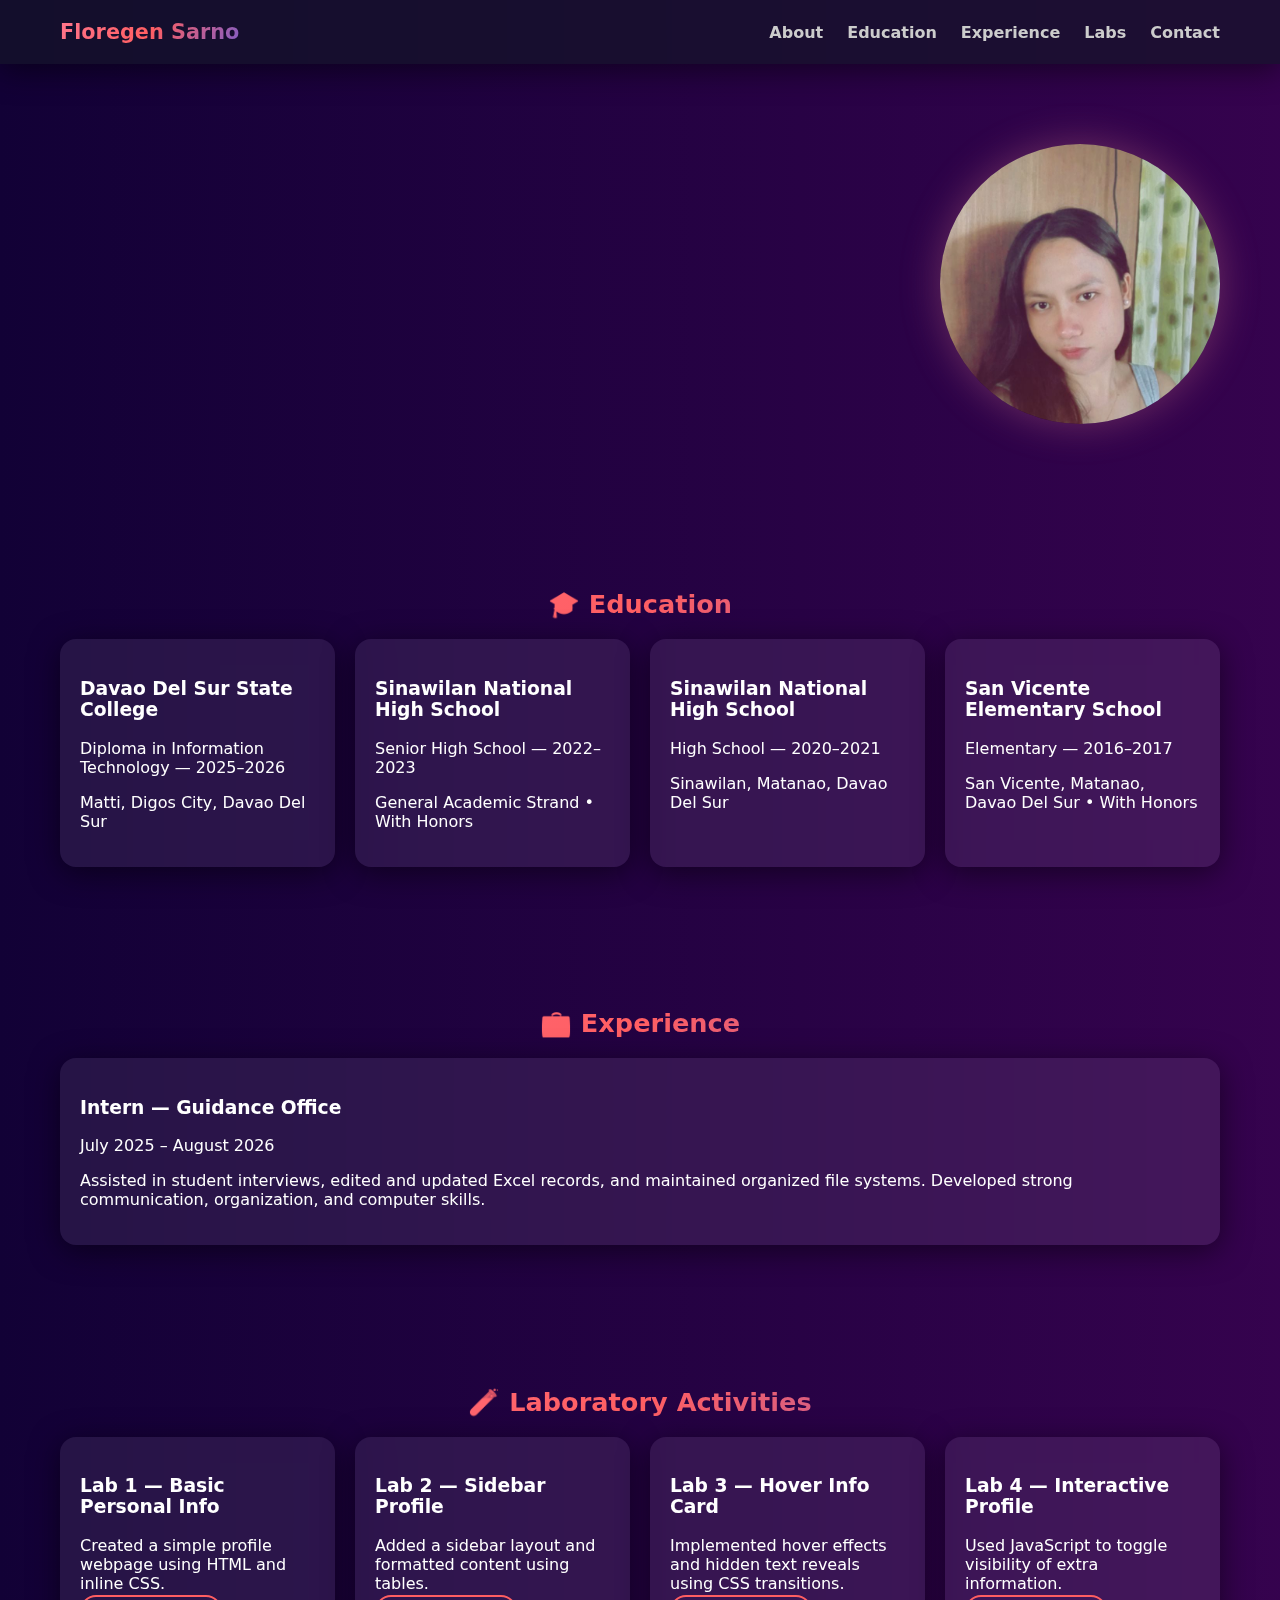
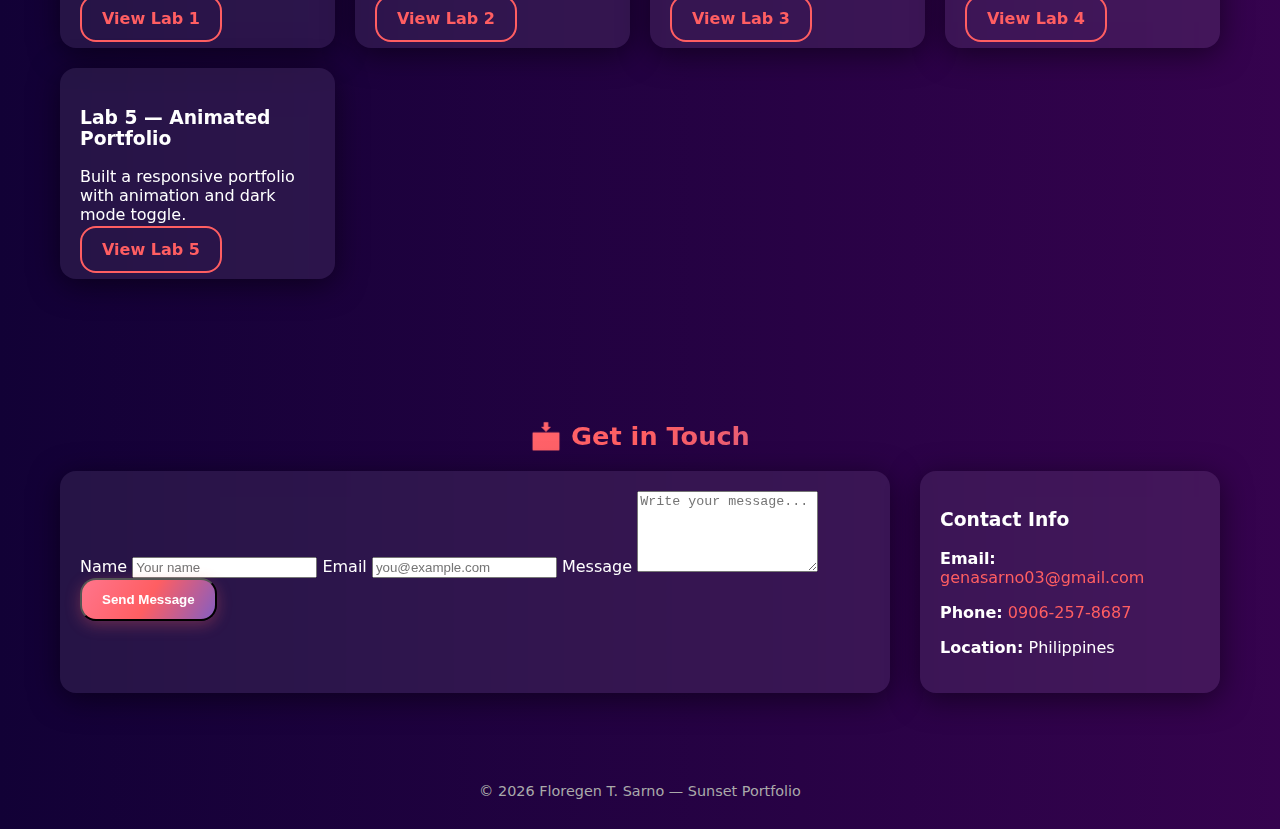
<file: index.html>
<!DOCTYPE html>
<html lang="en">
<head>
  <meta charset="UTF-8" />
  <meta name="viewport" content="width=device-width, initial-scale=1.0" />
  <title>Floregen T. Sarno — Sunset Portfolio</title>
  <link rel="stylesheet" href="style.css" />
</head>
<body>
  <!-- HEADER -->
  <header class="navbar">
    <div class="logo">Floregen Sarno</div>
    <nav class="nav-links" id="navLinks">
      <a href="#about">About</a>
      <a href="#education">Education</a>
      <a href="#experience">Experience</a>
      <a href="#labs">Labs</a>
      <a href="#contact">Contact</a>
    </nav>
    <button class="menu-toggle" id="menuToggle">☰</button>
  </header>

  <!-- HERO SECTION -->
  <section class="hero" id="about">
    <div class="hero-content fade-up">
      <h1>Hello, I’m <span class="gradient-text">Floregen T. Sarno</span></h1>
      <p class="tagline">Turning creative ideas into real-world digital solutions.</p>
      <p class="lead">
        I’m a Diploma in Information Technology student based in the Philippines.
        Passionate about building functional and visually stunning digital experiences.
      </p>
      <div class="hero-buttons float-up">
        <a href="#contact" class="btn primary">Let's Connect</a>
        <a href="#education" class="btn outline">My Journey</a>
      </div>
    </div>

    <div class="hero-photo floating">
      <img src="sarno.jpeg"
           alt="Floregen Sarno Portrait" />
    </div>
  </section>

  <!-- EDUCATION -->
  <section class="section" id="education">
    <h2 class="section-title">🎓 Education</h2>
    <div class="cards-grid">
      <article class="card glass float-up">
        <h3>Davao Del Sur State College</h3>
        <p class="muted">Diploma in Information Technology — 2025–2026</p>
        <p>Matti, Digos City, Davao Del Sur</p>
      </article>

      <article class="card glass float-up delay1">
        <h3>Sinawilan National High School</h3>
        <p class="muted">Senior High School — 2022–2023</p>
        <p>General Academic Strand • With Honors</p>
      </article>

      <article class="card glass float-up delay2">
        <h3>Sinawilan National High School</h3>
        <p class="muted">High School — 2020–2021</p>
        <p>Sinawilan, Matanao, Davao Del Sur</p>
      </article>

      <article class="card glass float-up delay3">
        <h3>San Vicente Elementary School</h3>
        <p class="muted">Elementary — 2016–2017</p>
        <p>San Vicente, Matanao, Davao Del Sur • With Honors</p>
      </article>
    </div>
  </section>

  <!-- EXPERIENCE -->
  <section class="section" id="experience">
    <h2 class="section-title">💼 Experience</h2>
    <article class="card glass float-up delay2">
      <h3>Intern — Guidance Office</h3>
      <p class="muted">July 2025 – August 2026</p>
      <p>
        Assisted in student interviews, edited and updated Excel records, and maintained organized file systems. 
        Developed strong communication, organization, and computer skills.
      </p>
    </article>
  </section>

  <!-- 💻 LABORATORY ACTIVITIES -->
  <section class="section" id="labs">
    <h2 class="section-title">🧪 Laboratory Activities</h2>
    <div class="cards-grid">
      <article class="card glass float-up">
        <h3>Lab 1 — Basic Personal Info</h3>
        <p>Created a simple profile webpage using HTML and inline CSS.</p>
        <a href="lab1.html" class="btn outline" target="_blank">View Lab 1</a>
      </article>

      <article class="card glass float-up delay1">
        <h3>Lab 2 — Sidebar Profile</h3>
        <p>Added a sidebar layout and formatted content using tables.</p>
        <a href="lab2.html" class="btn outline" target="_blank">View Lab 2</a>
      </article>

      <article class="card glass float-up delay2">
        <h3>Lab 3 — Hover Info Card</h3>
        <p>Implemented hover effects and hidden text reveals using CSS transitions.</p>
        <a href="lab3.html" class="btn outline" target="_blank">View Lab 3</a>
      </article>

      <article class="card glass float-up delay3">
        <h3>Lab 4 — Interactive Profile</h3>
        <p>Used JavaScript to toggle visibility of extra information.</p>
        <a href="lab4.html" class="btn outline" target="_blank">View Lab 4</a>
      </article>

      <article class="card glass float-up delay4">
        <h3>Lab 5 — Animated Portfolio</h3>
        <p>Built a responsive portfolio with animation and dark mode toggle.</p>
        <a href="lab5.html" class="btn outline" target="_blank">View Lab 5</a>
      </article>
    </div>
  </section>

  <!-- CONTACT -->
  <section class="section" id="contact">
    <h2 class="section-title">📩 Get in Touch</h2>
    <div class="contact-grid">
      <form id="contactForm" class="glass float-up">
        <label for="name">Name</label>
        <input id="name" name="name" type="text" placeholder="Your name" required />

        <label for="email">Email</label>
        <input id="email" name="email" type="email" placeholder="you@example.com" required />

        <label for="message">Message</label>
        <textarea id="message" name="message" placeholder="Write your message..." rows="5" required></textarea>

        <button class="btn primary" type="submit">Send Message</button>
        <p id="formMsg"></p>
      </form>

      <div class="glass contact-info float-up delay1">
        <h3>Contact Info</h3>
        <p><strong>Email:</strong> <a href="mailto:genasarno03@gmail.com">genasarno03@gmail.com</a></p>
        <p><strong>Phone:</strong> <a href="tel:+639062578687">0906-257-8687</a></p>
        <p><strong>Location:</strong> Philippines</p>
      </div>
    </div>
  </section>

  <footer class="footer">
    © <span id="year"></span> Floregen T. Sarno — Sunset Portfolio
  </footer>

  <script src="script.js"></script>
</body>
</html>
</file>
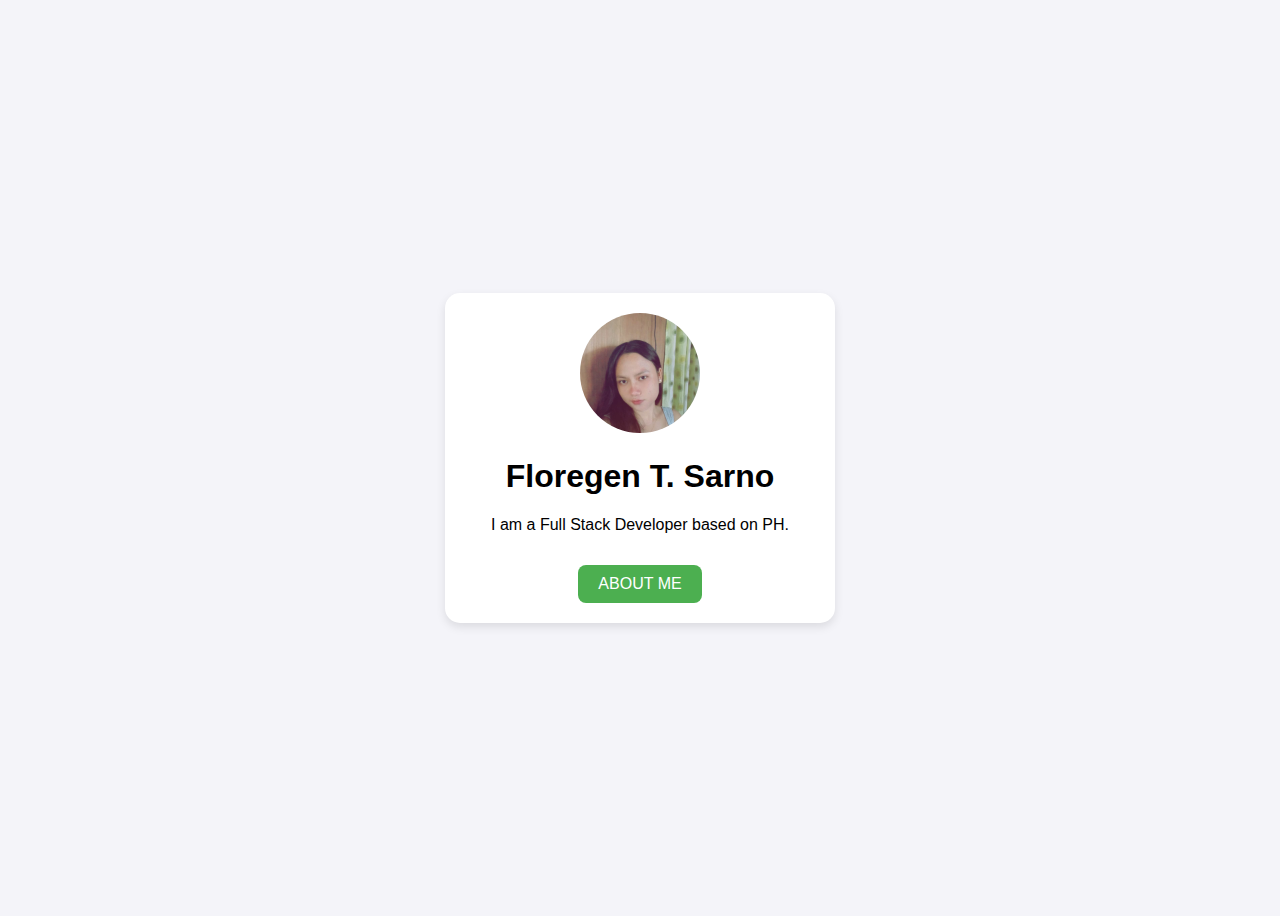
<file: lab4.html>
<!DOCTYPE html>
<html lang="en">
<head>
  <meta charset="UTF-8">
  <meta name="viewport" content="width=device-width, initial-scale=1.0">
  <title>Activity 2</title>
  <style>
    body {
      font-family: Arial, sans-serif;
      background: #f4f4f9;
      display: flex;
      justify-content: center;
      align-items: center;
      height: 100vh;
    }

    .profile {
      text-align: center;
      background: white;
      padding: 20px;
      border-radius: 15px;
      box-shadow: 0px 4px 10px rgba(0,0,0,0.1);
      width: 350px;
    }

    .profile img {
      width: 120px;
      height: 120px;
      border-radius: 50%;
      object-fit: cover;
    }

    button {
      margin-top: 15px;
      padding: 10px 20px;
      border: none;
      background: #4CAF50;
      color: white;
      font-size: 16px;
      border-radius: 8px;
      cursor: pointer;
    }

    button:hover {
      background: #45a049;
    }

    #info {
      margin-top: 15px;
    }

    .hide {
      display: none;
    }
  </style>
</head>
<body>
  <div class="profile">
    <img src="sarno.jpeg" alt="HANNAH">
    <h1>Floregen T. Sarno</h1>
    <p>I am a Full Stack Developer based on PH.</p>

    <button id="btn-aboutme">ABOUT ME</button>

    <div id="info" class="hide">
      <p>I am a self made programmer. My passion runs through my blood.</p>
    </div>
  </div>

  <script>
    document.getElementById("btn-aboutme").addEventListener("click", function() {
      const info = document.getElementById("info");
      info.classList.toggle("hide");
    });
  </script>
</body>
</html>
</file>
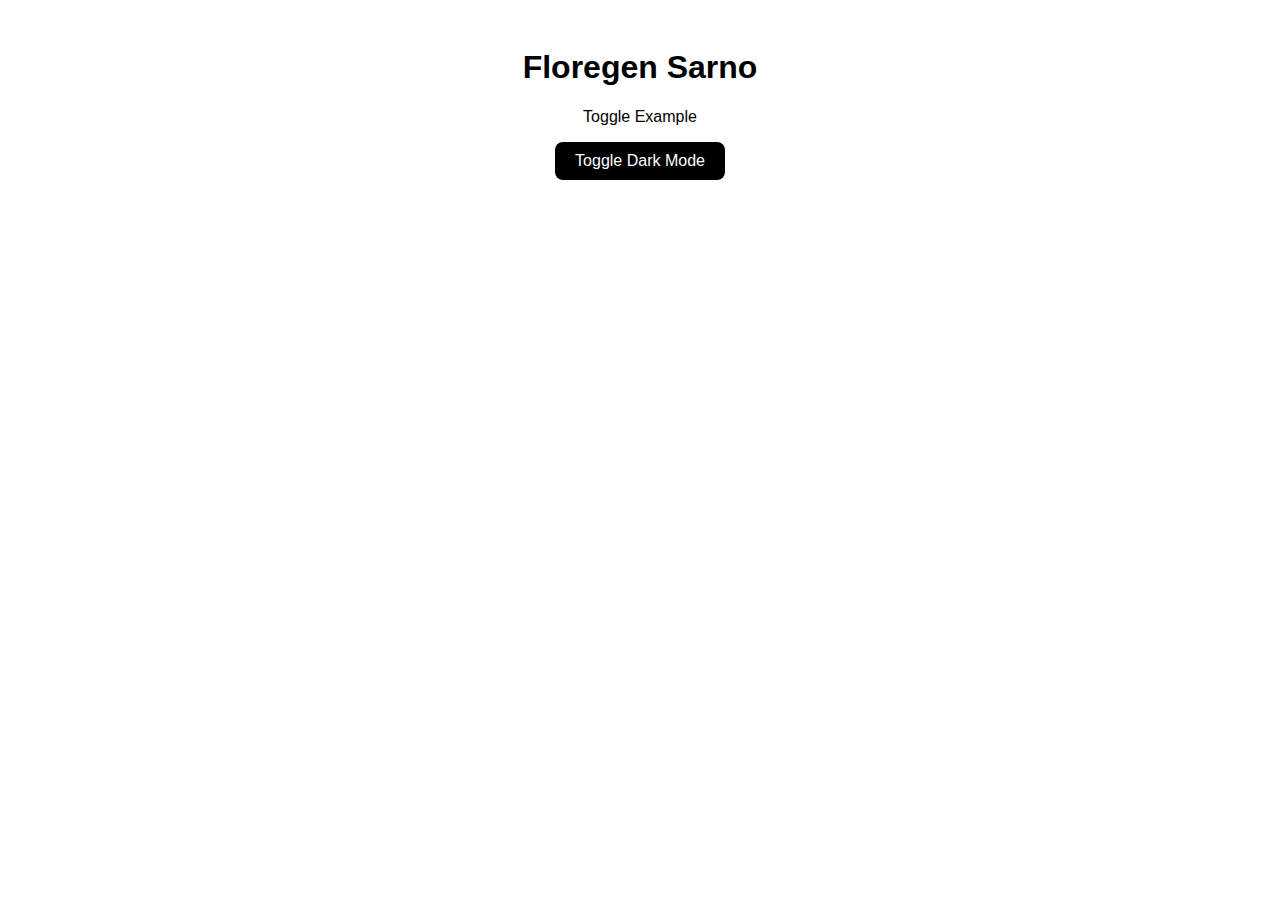
<file: lab5.html>
<!DOCTYPE html>
<html lang="en">
<head>
  <meta charset="UTF-8">
  <title>Floregen Sarno</title>
  <style>
    body {
      font-family: Arial, sans-serif;
      background-color: white;
      color: rgb(0, 0, 0);
      text-align: center;
      padding: 20px;
    }

    .dark-mode {
      background-color: #121212;
      color: white;
    }

    .image-container {
      margin: 20px 0;
    }

    .image-container img {
      max-width: 300px;
      border-radius: 12px;
      box-shadow: 0px 4px 8px rgba(0, 0, 0, 0.3);
    }

    button {
      padding: 10px 20px;
      border: none;
      border-radius: 8px;
      background: black;
      color: white;
      cursor: pointer;
      font-size: 16px;
      transition: background 0.3s ease;
    }

    button:hover {
      background: white;
      color: black;
      border: 1px solid black;
    }
  </style>
</head>
<body>
  <h1>Floregen Sarno</h1>
  <p>Toggle Example</p>

  <button onclick="toggleDarkMode()">Toggle Dark Mode</button>

  <script>
    function toggleDarkMode() {
      document.body.classList.toggle("dark-mode");
    }
  </script>
</body>
</html>
</file>
<file: style.css>
/* Sunset Gradient Animated Portfolio — Floregen T. Sarno (Dark Version) */

:root {
  --text: #f2f2f2;
  --muted: #ccc;
  --accent1: #ff758c;
  --accent2: #ff5e62;
  --accent3: #845ec2;
  --bg-gradient: linear-gradient(120deg, var(--accent1), var(--accent2), var(--accent3));
  --glass: rgba(255, 255, 255, 0.08);
  --radius: 16px;
  --shadow: 0 6px 30px rgba(0, 0, 0, 0.5);
  font-family: "Poppins", system-ui, sans-serif;
  scroll-behavior: smooth;
}

/* --- Moving Dark Multicolor Background --- */
body {
  margin: 0;
  color: var(--text);
  background: linear-gradient(270deg, #1a1a2e, #2a0845, #4b2c7f, #6a0572, #120136);
  background-size: 1000% 1000%;
  animation: moveGradient 25s ease infinite;
}

@keyframes moveGradient {
  0%   { background-position: 0% 50%; }
  25%  { background-position: 50% 100%; }
  50%  { background-position: 100% 50%; }
  75%  { background-position: 50% 0%; }
  100% { background-position: 0% 50%; }
}

/* Navbar */
.navbar {
  display: flex;
  justify-content: space-between;
  align-items: center;
  padding: 20px 60px;
  position: sticky;
  top: 0;
  background: rgba(20, 20, 40, 0.7);
  backdrop-filter: blur(10px);
  box-shadow: var(--shadow);
  z-index: 10;
}
.logo {
  font-weight: 800;
  font-size: 1.3rem;
  background: var(--bg-gradient);
  -webkit-background-clip: text;
  -webkit-text-fill-color: transparent;
}
.nav-links {
  display: flex;
  gap: 24px;
}
.nav-links a {
  text-decoration: none;
  color: var(--muted);
  font-weight: 600;
  transition: color 0.3s;
}
.nav-links a:hover { color: var(--accent2); }
.menu-toggle { display: none; font-size: 1.6rem; border: none; background: none; cursor: pointer; color: white; }

/* Hero */
.hero {
  display: flex;
  justify-content: space-between;
  align-items: center;
  padding: 80px 60px;
  flex-wrap: wrap;
  gap: 40px;
}
.hero-content h1 {
  font-size: 2.5rem;
  margin-bottom: 10px;
}
.gradient-text {
  background: var(--bg-gradient);
  -webkit-background-clip: text;
  -webkit-text-fill-color: transparent;
}
.tagline { color: var(--accent1); font-weight: 600; margin-bottom: 12px; }
.lead { color: var(--muted); max-width: 500px; margin-bottom: 20px; }
.hero-buttons { display: flex; gap: 14px; }
.hero-photo img {
  width: 280px; height: 280px;
  border-radius: 50%;
  object-fit: cover;
  box-shadow: 0 0 40px rgba(255, 150, 150, 0.3);
  animation: floating 5s ease-in-out infinite;
}

/* Buttons */
.btn {
  padding: 12px 20px;
  border-radius: var(--radius);
  font-weight: 700;
  transition: 0.3s;
  text-decoration: none;
}
.primary {
  background: var(--bg-gradient);
  color: white;
  box-shadow: 0 4px 15px rgba(255, 100, 100, 0.3);
}
.primary:hover {
  transform: scale(1.07);
  box-shadow: 0 4px 25px rgba(255, 120, 120, 0.5);
}
.outline {
  border: 2px solid var(--accent2);
  color: var(--accent2);
}
.outline:hover {
  background: var(--accent2);
  color: white;
}

/* Sections */
.section { padding: 60px; color: white; }
.section-title {
  font-size: 1.6rem;
  margin-bottom: 20px;
  text-align: center;
  background: var(--bg-gradient);
  -webkit-background-clip: text;
  -webkit-text-fill-color: transparent;
}

/* Glass Cards */
.glass {
  background: var(--glass);
  border-radius: var(--radius);
  padding: 20px;
  box-shadow: var(--shadow);
  backdrop-filter: blur(10px);
  transition: transform 0.4s ease, box-shadow 0.4s;
  animation: floatUp 4s ease-in-out infinite alternate;
}
.glass:hover {
  transform: translateY(-8px) scale(1.03);
  box-shadow: 0 8px 25px rgba(255, 150, 150, 0.4);
}

/* Layout */
.cards-grid {
  display: grid;
  gap: 20px;
  grid-template-columns: repeat(auto-fit, minmax(260px, 1fr));
}
.contact-grid {
  display: grid;
  grid-template-columns: 1fr 300px;
  gap: 30px;
}

/* Contact */
.contact-info a { color: var(--accent2); text-decoration: none; }
.contact-info a:hover { text-decoration: underline; }

/* Footer */
.footer {
  text-align: center;
  padding: 30px;
  color: #aaa;
  font-size: 0.9rem;
}

/* Animations */
@keyframes floating {
  0%, 100% { transform: translateY(0); }
  50% { transform: translateY(-15px); }
}
@keyframes floatUp {
  0% { transform: translateY(0); }
  50% { transform: translateY(-10px); }
  100% { transform: translateY(0); }
}
.fade-up {
  opacity: 0;
  transform: translateY(30px);
  animation: fadeIn 1.2s ease forwards;
}
@keyframes fadeIn {
  to { opacity: 1; transform: translateY(0); }
}

/* Responsive */
@media (max-width: 980px) {
  .navbar { padding: 18px 30px; }
  .hero { padding: 60px 30px; flex-direction: column-reverse; text-align: center; }
  .hero-buttons { justify-content: center; }
  .hero-photo img { width: 220px; height: 220px; }
  .section { padding: 40px 30px; }
  .contact-grid { grid-template-columns: 1fr; }
}
@media (max-width: 640px) {
  .nav-links {
    display: none;
    position: absolute;
    flex-direction: column;
    top: 70px; right: 20px;
    background: rgba(30, 30, 50, 0.95);
    border-radius: var(--radius);
    padding: 20px;
    gap: 14px;
  }
  .menu-toggle { display: block; }
  .nav-links.show { display: flex; }
  .cards-grid { grid-template-columns: 1fr; }
}
</file>
